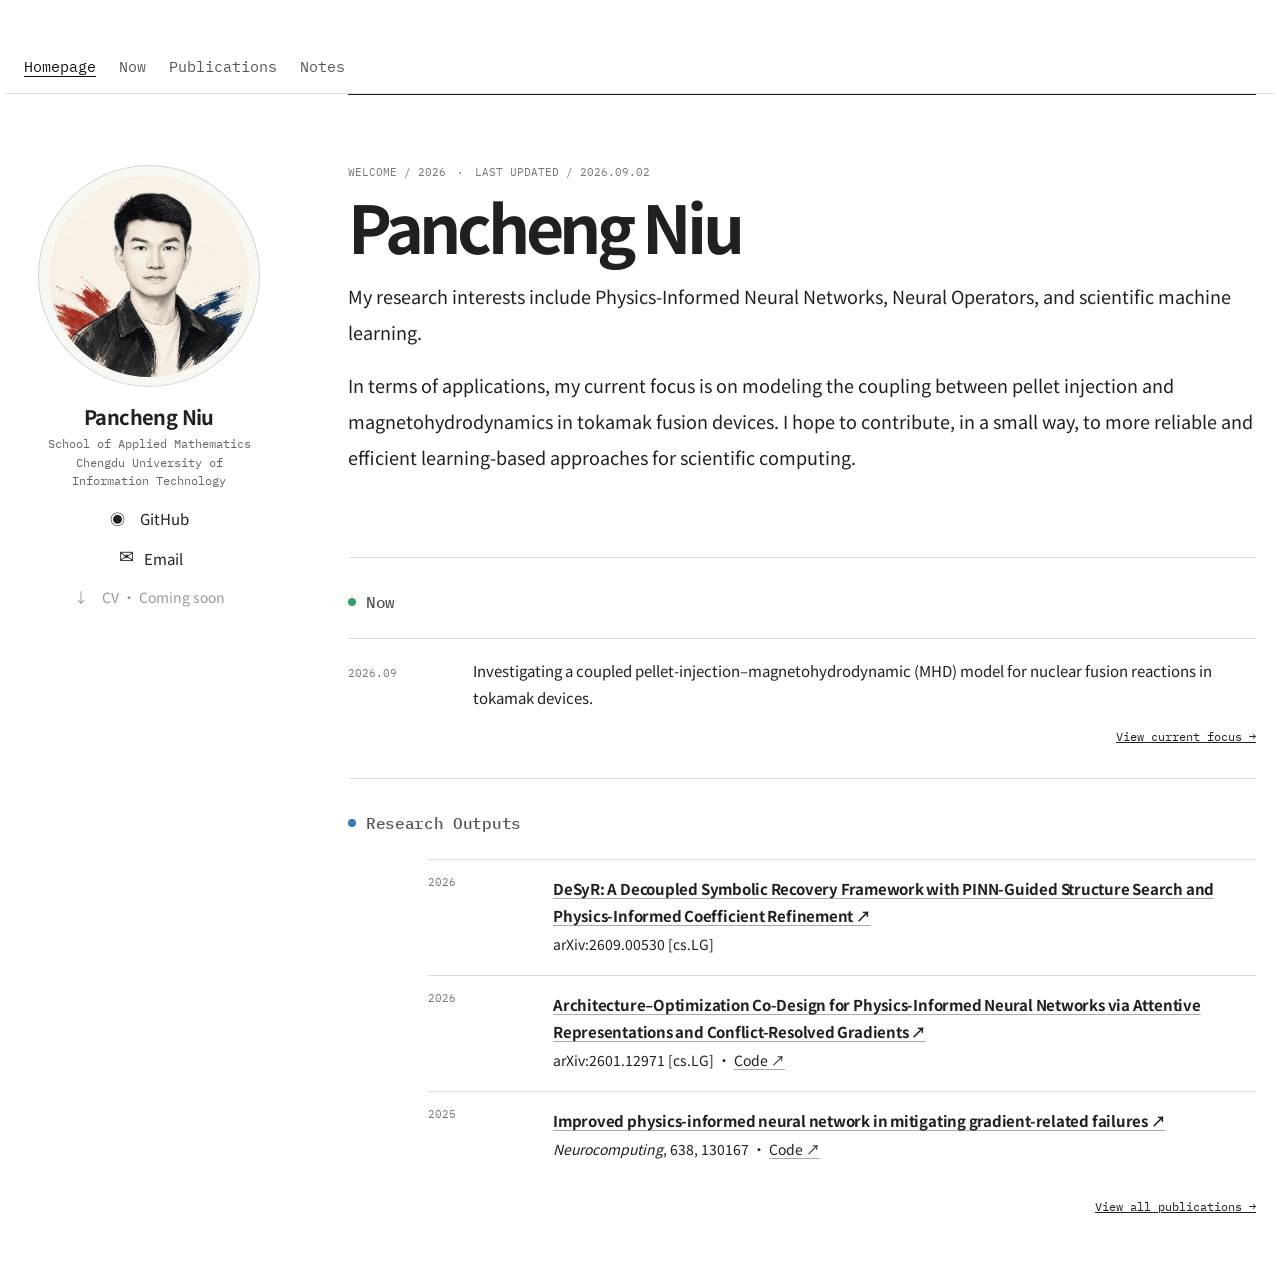
<file: index.html>
<!doctype html>
<html lang="en">
<head>
  <meta charset="UTF-8">
  <meta name="viewport" content="width=device-width,initial-scale=1">
  <meta name="description" content="Pancheng Niu — scientific machine learning researcher">
  <title>Pancheng Niu | Homepage</title>
  <link rel="preconnect" href="https://fonts.googleapis.com">
  <link rel="preconnect" href="https://fonts.gstatic.com" crossorigin>
  <link href="https://fonts.googleapis.com/css2?family=IBM+Plex+Mono:wght@400;500&family=Noto+Sans+SC:wght@400;500;600;700&display=swap" rel="stylesheet">
  <link rel="stylesheet" href="layouts.css">
  <link rel="stylesheet" href="academic-color.css">
</head>
<body class="academic">
  <main>
    <header>
      <a href="index.html">Pancheng Niu</a>
      <nav>
        <a class="active" href="index.html">Homepage</a>
        <a href="now.html">Now</a>
        <a href="projects.html">Publications</a>
        <a href="notes.html">Notes</a>
      </nav>
    </header>
    <section class="home-intro">
      <aside>
        <div class="home-avatar"></div>
        <div class="profile-links">
          <a href="https://github.com/PanChengN" target="_blank" rel="noopener noreferrer">◉　GitHub</a>
          <a href="mailto:niupancheng@163.com">✉　Email</a>
          <span class="cv-placeholder">↓　CV · Coming soon</span>
        </div>
      </aside>
      <div>
        <p class="kicker">WELCOME / 2026　·　LAST UPDATED / 2026.09.02</p>
        <h1>Pancheng Niu</h1>
        <p class="profile-role">School of Applied Mathematics · Chengdu University of Information Technology</p>
        <p class="home-copy">My research interests include Physics-Informed Neural Networks, Neural Operators, and scientific machine learning.</p>
        <p class="home-copy">In terms of applications, my current focus is on modeling the coupling between pellet injection and magnetohydrodynamics in tokamak fusion devices. I hope to contribute, in a small way, to more reliable and efficient learning-based approaches for scientific computing.</p>
      </div>
    </section>
    <section class="home-section">
      <h2>Research Outputs</h2>
      <article>
        <time>2026</time>
        <div>
          <b><a href="https://arxiv.org/abs/2609.00530" target="_blank" rel="noopener noreferrer">DeSyR: A Decoupled Symbolic Recovery Framework with PINN-Guided Structure Search and Physics-Informed Coefficient Refinement ↗</a></b>
          <p>arXiv:2609.00530 [cs.LG]</p>
        </div>
      </article>
      <article>
        <time>2026</time>
        <div>
          <b><a href="https://arxiv.org/abs/2601.12971" target="_blank" rel="noopener noreferrer">Architecture–Optimization Co-Design for Physics-Informed Neural Networks via Attentive Representations and Conflict-Resolved Gradients ↗</a></b>
          <p>arXiv:2601.12971 [cs.LG] · <a href="https://github.com/PanChengN/ACR-PINN" target="_blank" rel="noopener noreferrer">Code ↗</a></p>
        </div>
      </article>
      <article>
        <time>2025</time>
        <div>
          <b><a href="https://doi.org/10.1016/j.neucom.2025.130167" target="_blank" rel="noopener noreferrer">Improved physics-informed neural network in mitigating gradient-related failures ↗</a></b>
          <p><em>Neurocomputing</em>, 638, 130167 · <a href="https://github.com/PanChengN/I-PINN" target="_blank" rel="noopener noreferrer">Code ↗</a></p>
        </div>
      </article>
      <a class="home-more" href="projects.html">View all publications →</a>
    </section>
  </main>
  <script src="language.js"></script>
</body>
</html>
</file>
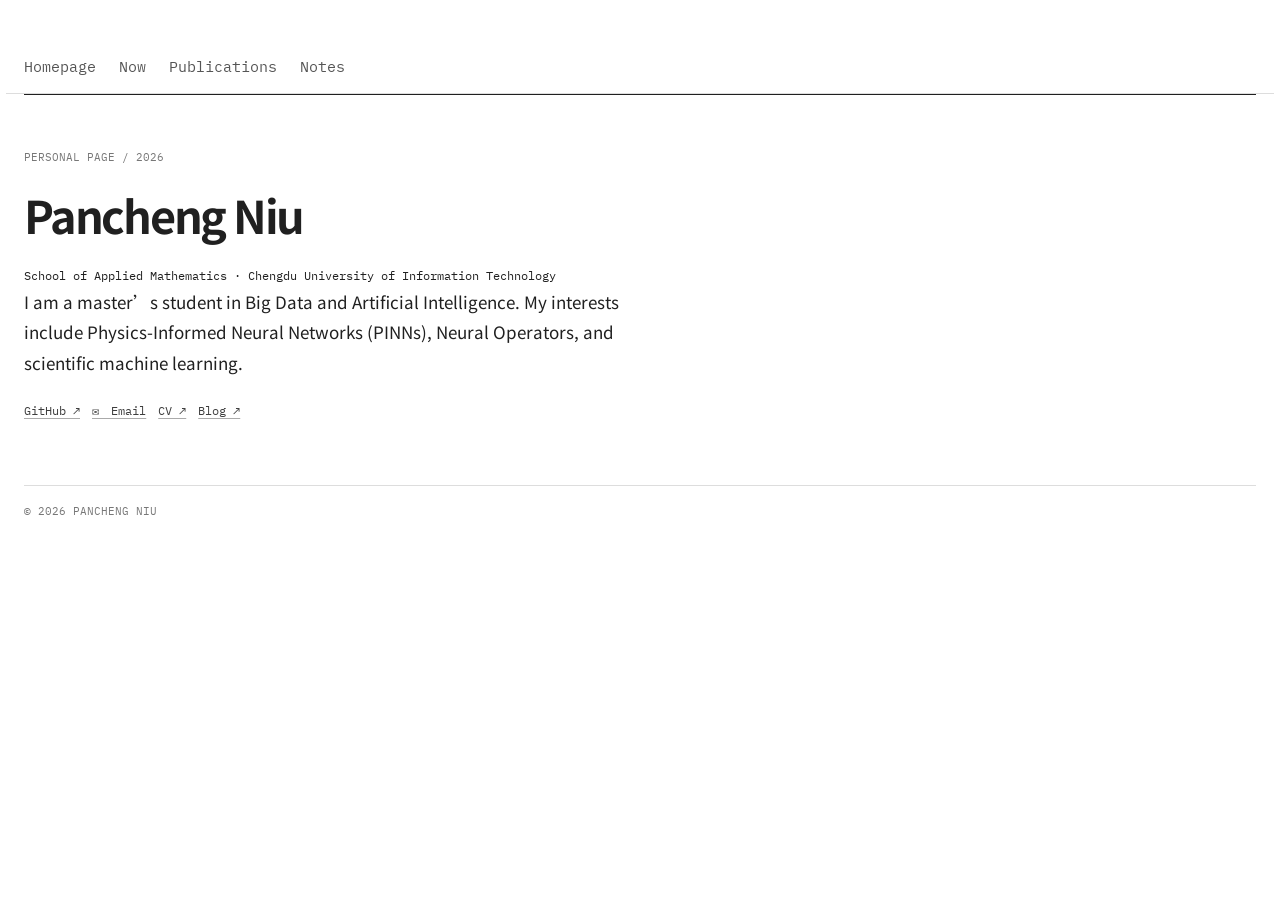
<file: 01-academic.html>
<!doctype html><html lang="zh-CN"><head><meta charset="UTF-8"><meta name="viewport" content="width=device-width,initial-scale=1"><meta name="description" content="Pancheng Niu 的个人主页"><title>Pancheng Niu</title><link rel="preconnect" href="https://fonts.googleapis.com"><link rel="preconnect" href="https://fonts.gstatic.com" crossorigin><link href="https://fonts.googleapis.com/css2?family=IBM+Plex+Mono:wght@400;500&family=Noto+Sans+SC:wght@400;500;600;700&display=swap" rel="stylesheet"><link rel="stylesheet" href="layouts.css"><link rel="stylesheet" href="academic-color.css"></head><body class="academic"><main><header><a href="01-academic.html">Pancheng Niu</a><nav><a href="about.html">关于</a><a href="now.html">此刻</a><a href="projects.html">项目</a><a href="notes.html">笔记</a><a href="experience.html">经历</a><a href="contact.html">联系</a></nav></header><section class="hero"><p class="kicker">PERSONAL PAGE / 2026</p><h1>Pancheng Niu</h1><p class="role">Master’s Student · Chengdu University of Information Technology</p><p>我是一名大数据与人工智能方向的硕士研究生，研究兴趣包括物理信息神经网络（PINNs）、神经算子，以及科学机器学习。</p><div class="links"><a href="#">GitHub ↗</a>　<a href="mailto:hello@example.com">Email ↗</a>　<a href="#">CV ↗</a>　<a href="#">Blog ↗</a></div></section><footer>© 2026 PANCHENG NIU</footer></main></body></html>
<script src="language.js"></script>
</file>
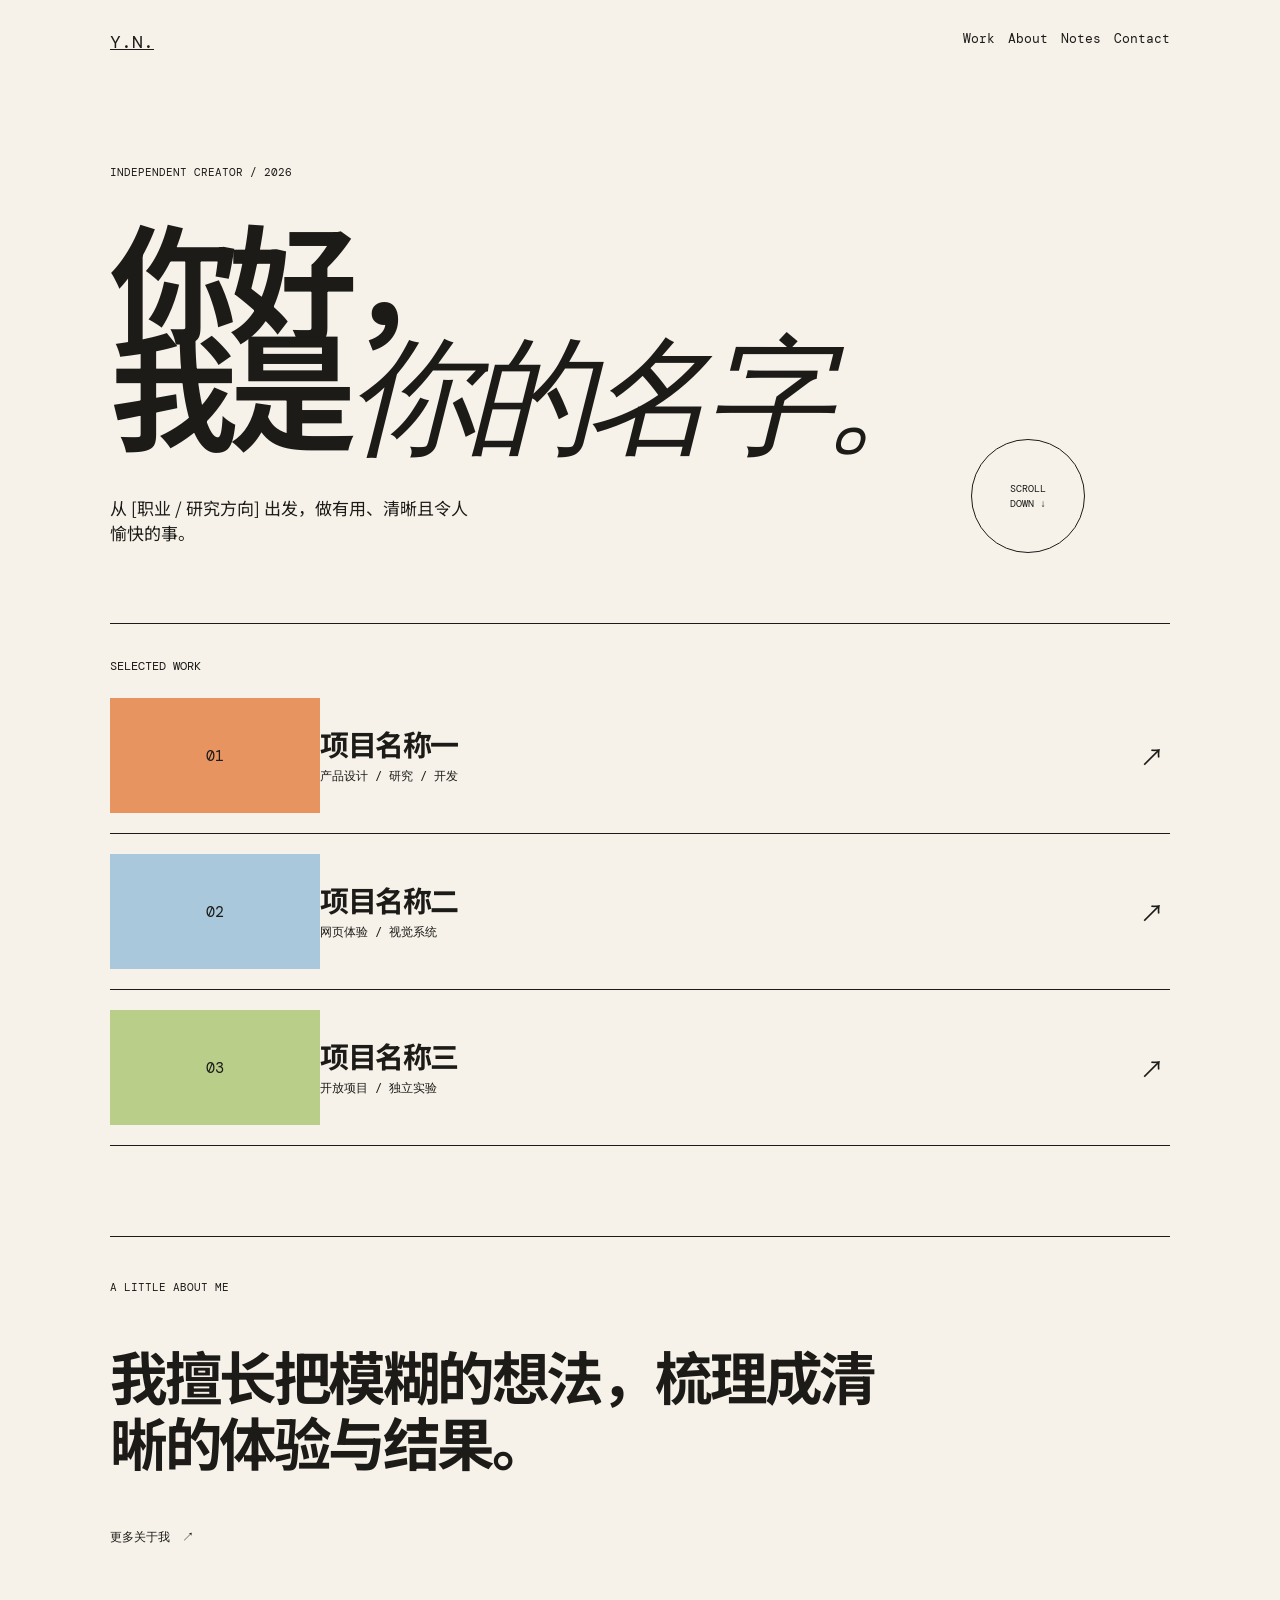
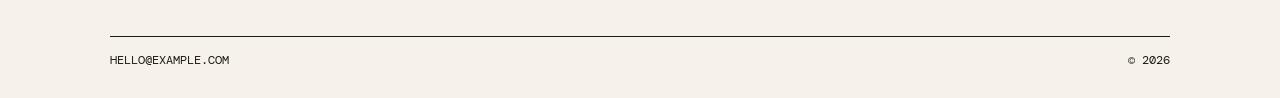
<file: 02-editorial.html>
<!doctype html><html lang="zh-CN"><head><meta charset="UTF-8"><meta name="viewport" content="width=device-width,initial-scale=1"><title>Layout 02 — Editorial</title><link rel="preconnect" href="https://fonts.googleapis.com"><link rel="preconnect" href="https://fonts.gstatic.com" crossorigin><link href="https://fonts.googleapis.com/css2?family=DM+Mono:wght@400;500&family=DM+Serif+Display:ital@0;1&family=Noto+Sans+SC:wght@400;500;600;700&display=swap" rel="stylesheet"><link rel="stylesheet" href="layouts.css"></head><body class="editorial"><main><header><a href="index.html">Y.N.</a><nav>Work　About　Notes　Contact</nav></header><section class="ed-hero"><p>INDEPENDENT CREATOR / 2026</p><h1>你好，<br>我是<em>你的名字。</em></h1><div class="circle">SCROLL<br>DOWN ↓</div><p class="intro">从 [职业 / 研究方向] 出发，做有用、清晰且令人愉快的事。</p></section><section class="ed-work"><p class="label">SELECTED WORK</p><article><div class="block orange">01</div><div><h2>项目名称一</h2><p>产品设计 / 研究 / 开发</p></div><b>↗</b></article><article><div class="block blue">02</div><div><h2>项目名称二</h2><p>网页体验 / 视觉系统</p></div><b>↗</b></article><article><div class="block green">03</div><div><h2>项目名称三</h2><p>开放项目 / 独立实验</p></div><b>↗</b></article></section><section class="ed-about"><p class="label">A LITTLE ABOUT ME</p><h2>我擅长把模糊的想法，梳理成清晰的体验与结果。</h2><a>更多关于我　↗</a></section><footer>HELLO@EXAMPLE.COM <span>© 2026</span></footer></main></body></html>
</file>
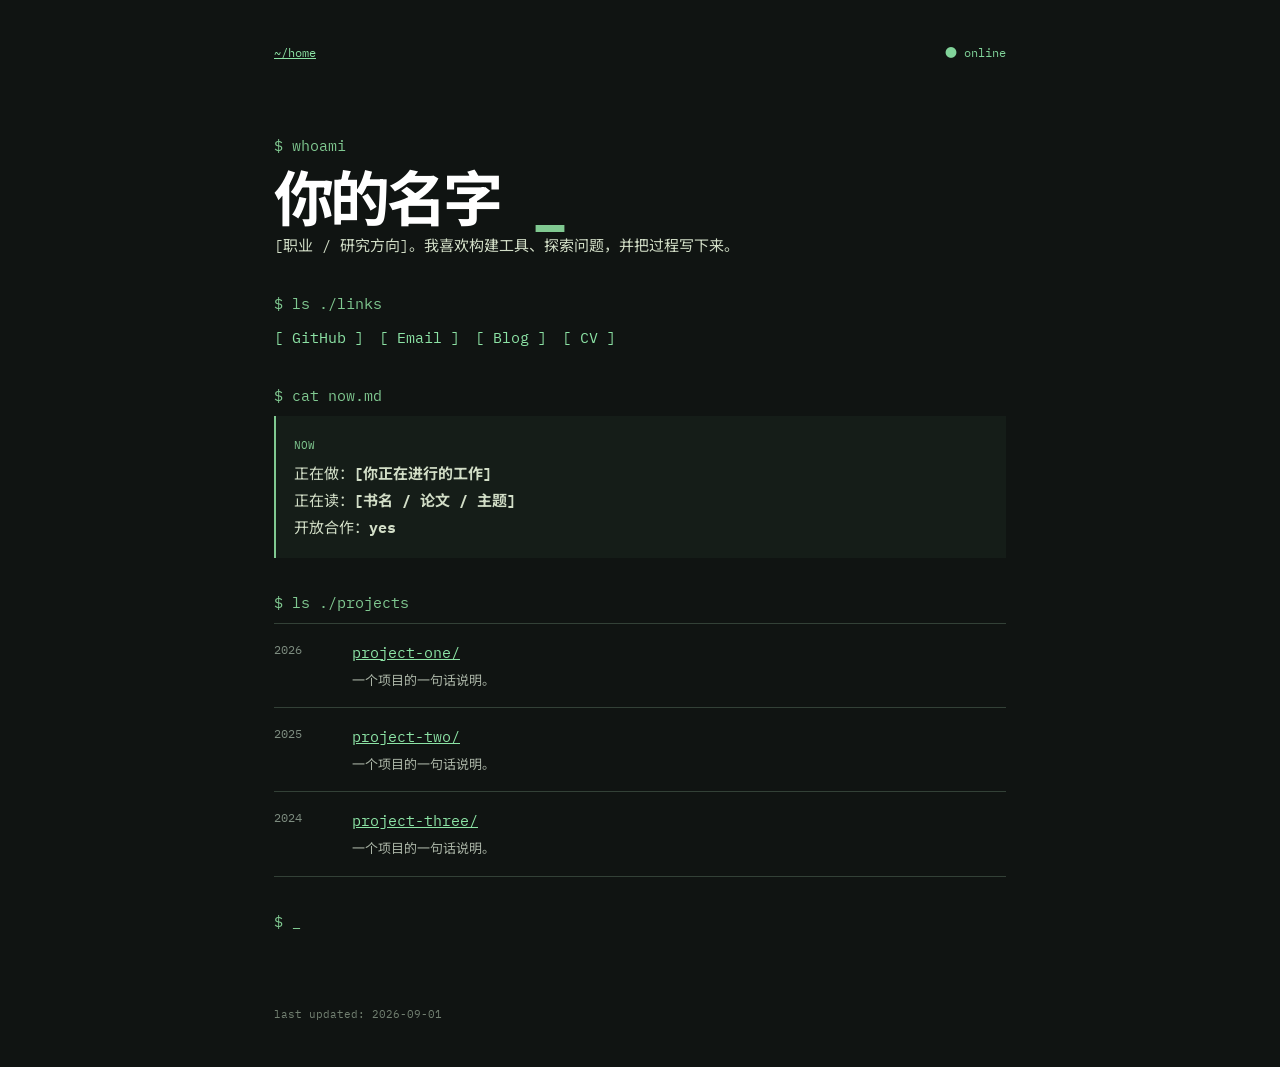
<file: 03-terminal.html>
<!doctype html><html lang="zh-CN"><head><meta charset="UTF-8"><meta name="viewport" content="width=device-width,initial-scale=1"><title>Layout 03 — Terminal</title><link rel="preconnect" href="https://fonts.googleapis.com"><link rel="preconnect" href="https://fonts.gstatic.com" crossorigin><link href="https://fonts.googleapis.com/css2?family=IBM+Plex+Mono:wght@400;500&family=Noto+Sans+SC:wght@400;500;600&display=swap" rel="stylesheet"><link rel="stylesheet" href="layouts.css"></head><body class="terminal"><main><header><a href="index.html">~/home</a><span>● online</span></header><p class="command">$ whoami</p><h1>你的名字 <i>_</i></h1><p class="output">[职业 / 研究方向]。我喜欢构建工具、探索问题，并把过程写下来。</p><p class="command">$ ls ./links</p><p class="output links">[ GitHub ]　[ Email ]　[ Blog ]　[ CV ]</p><p class="command">$ cat now.md</p><section class="now"><span>NOW</span><p>正在做：<b>[你正在进行的工作]</b><br>正在读：<b>[书名 / 论文 / 主题]</b><br>开放合作：<b>yes</b></p></section><p class="command">$ ls ./projects</p><section class="terminal-list"><article><span>2026</span><a href="#">project-one/</a><p>一个项目的一句话说明。</p></article><article><span>2025</span><a href="#">project-two/</a><p>一个项目的一句话说明。</p></article><article><span>2024</span><a href="#">project-three/</a><p>一个项目的一句话说明。</p></article></section><p class="command blink">$ <i>_</i></p><footer>last updated: 2026-09-01</footer></main></body></html>
</file>
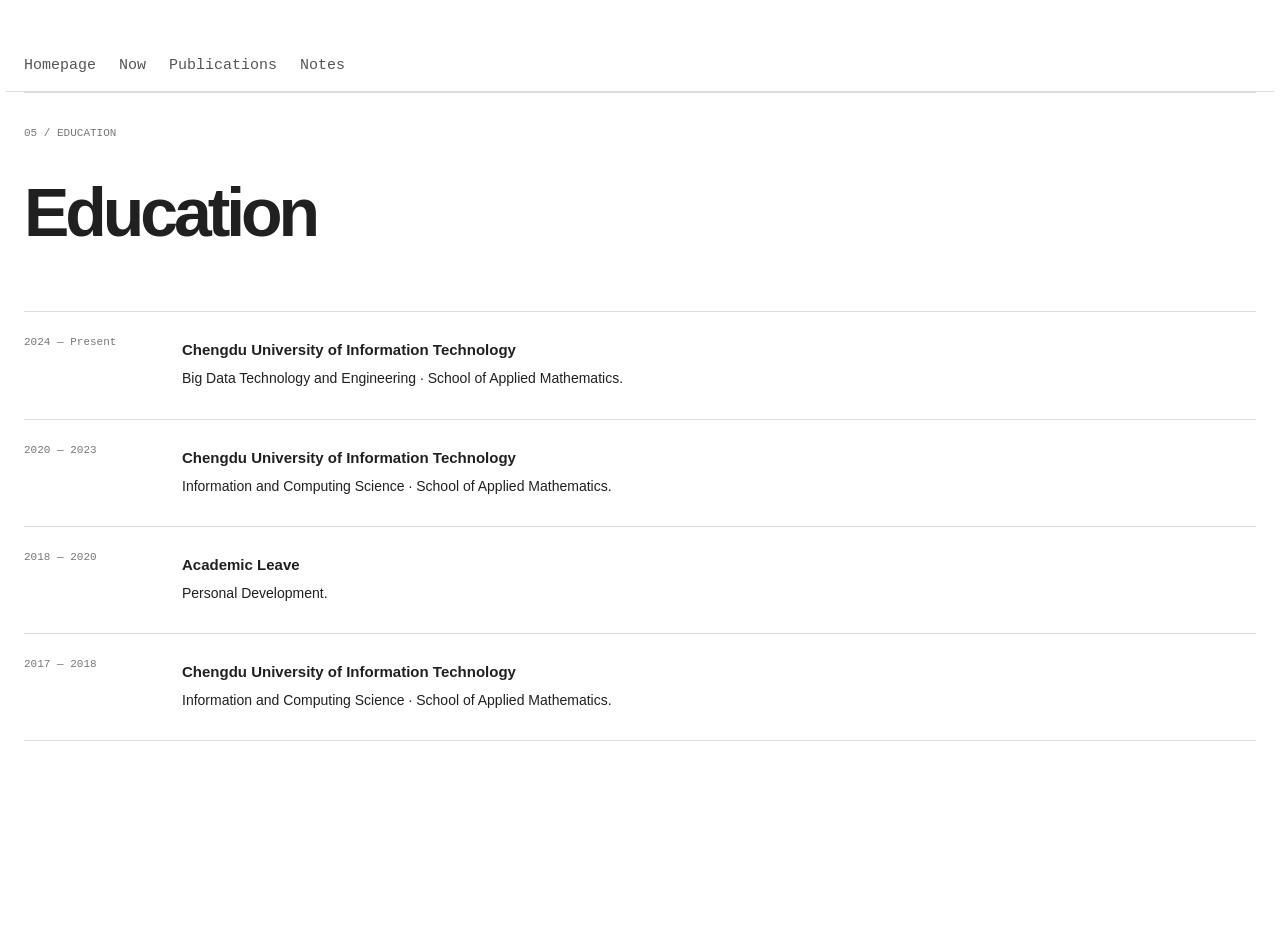
<file: experience.html>
<!doctype html>
<html lang="en">
<head>
  <meta charset="UTF-8">
  <meta name="viewport" content="width=device-width,initial-scale=1">
  <title>Education · Pancheng Niu</title>
  <link rel="stylesheet" href="layouts.css">
  <link rel="stylesheet" href="academic-color.css">
</head>
<body class="academic">
  <main>
    <header>
      <a href="index.html">Pancheng Niu</a>
      <nav>
        <a href="index.html">Homepage</a>
        <a href="now.html">Now</a>
        <a href="projects.html">Publications</a>
        <a href="notes.html">Notes</a>
      </nav>
    </header>
    <section class="page-section">
      <p class="kicker">05 / EDUCATION</p>
      <h1>Education</h1>
      <article><time>2024 — Present</time><div><b>Chengdu University of Information Technology</b><p>Big Data Technology and Engineering · School of Applied Mathematics.</p></div></article>
      <article><time>2020 — 2023</time><div><b>Chengdu University of Information Technology</b><p>Information and Computing Science · School of Applied Mathematics.</p></div></article>
      <article><time>2018 — 2020</time><div><b>Academic Leave</b><p>Personal Development.</p></div></article>
      <article><time>2017 — 2018</time><div><b>Chengdu University of Information Technology</b><p>Information and Computing Science · School of Applied Mathematics.</p></div></article>
    </section>
  </main>
  <script src="language.js"></script>
</body>
</html>
</file>
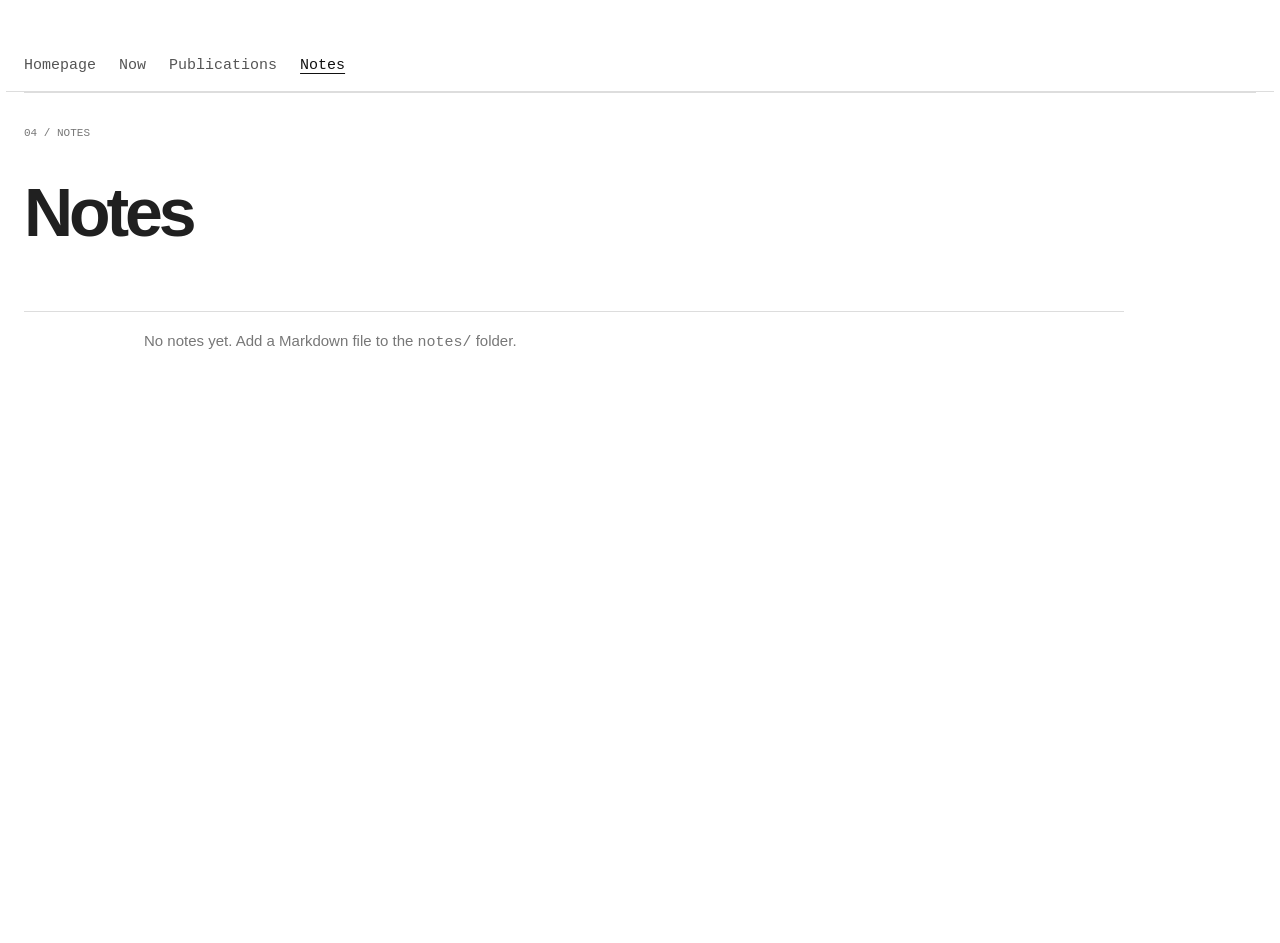
<file: notes.html>
<!doctype html><html lang="en"><head><meta charset="UTF-8"><meta name="viewport" content="width=device-width,initial-scale=1"><title>Notes · Pancheng Niu</title><link rel="stylesheet" href="layouts.css"><link rel="stylesheet" href="academic-color.css"></head><body class="academic"><main><header><a href="index.html">Pancheng Niu</a><nav><a href="index.html">Homepage</a><a href="now.html">Now</a><a href="projects.html">Publications</a><a class="active" href="notes.html">Notes</a></nav></header><section class="page-section notes-index"><p class="kicker">04 / NOTES</p><h1>Notes</h1><div class="notes-list"><p class="note-empty">No notes yet. Add a Markdown file to the <code>notes/</code> folder.</p></div></section></main><script src="language.js"></script></body></html>
</file>
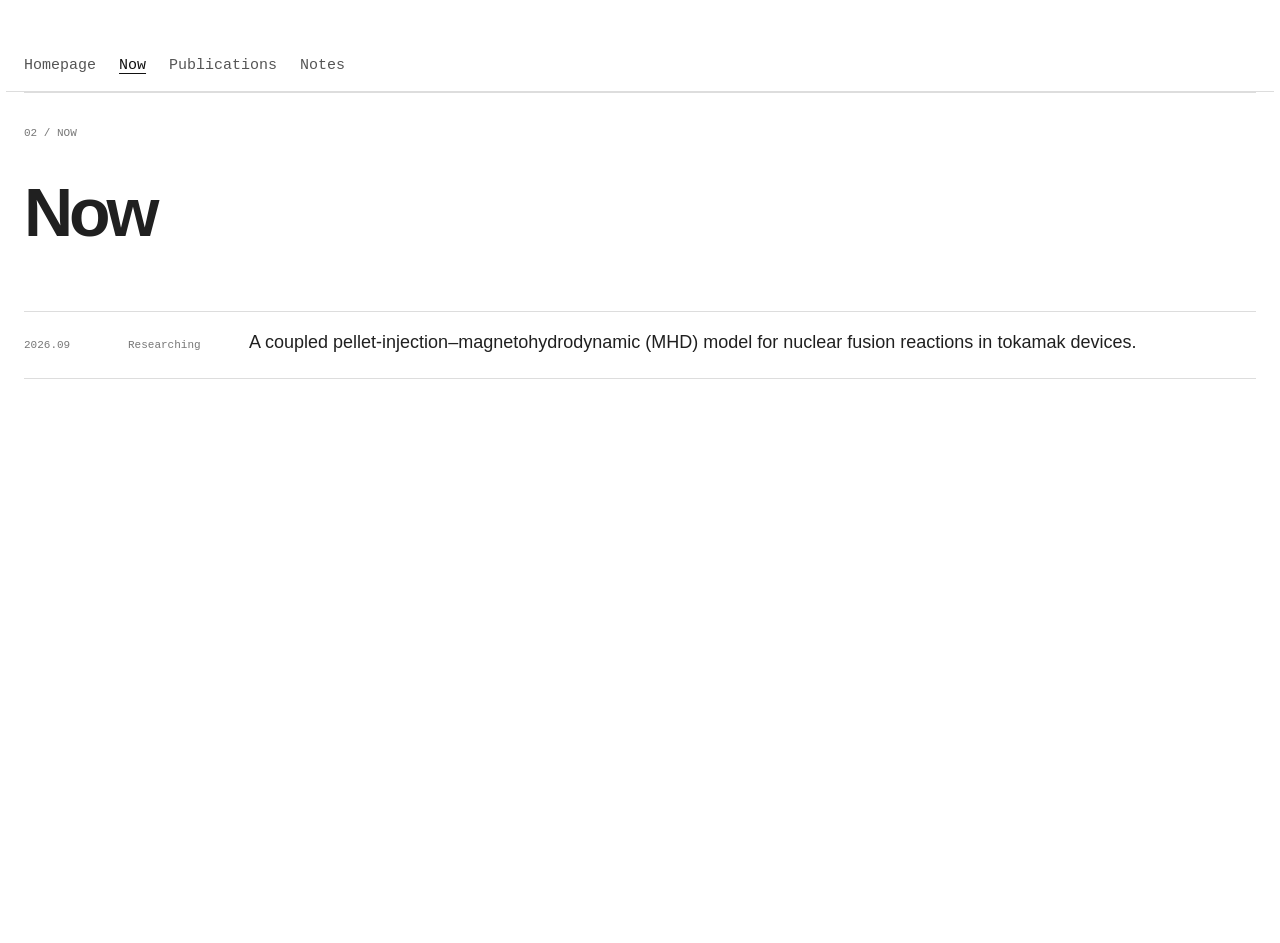
<file: now.html>
<!doctype html>
<html lang="en">
<head>
  <meta charset="UTF-8">
  <meta name="viewport" content="width=device-width,initial-scale=1">
  <meta name="description" content="Current research focus of Pancheng Niu">
  <title>Now · Pancheng Niu</title>
  <link rel="stylesheet" href="layouts.css">
  <link rel="stylesheet" href="academic-color.css">
</head>
<body class="academic">
  <main>
    <header>
      <a href="index.html">Pancheng Niu</a>
      <nav>
        <a href="index.html">Homepage</a>
        <a class="active" href="now.html">Now</a>
        <a href="projects.html">Publications</a>
        <a href="notes.html">Notes</a>
      </nav>
    </header>
    <section class="page-section">
      <p class="kicker">02 / NOW</p>
      <h1>Now</h1>
      <div class="now-grid">
        <p><time class="now-date">2026.09</time><span>Researching</span><span class="now-text">A coupled pellet-injection–magnetohydrodynamic (MHD) model for nuclear fusion reactions in tokamak devices.</span></p>
      </div>
    </section>
  </main>
  <script src="language.js"></script>
</body>
</html>
</file>
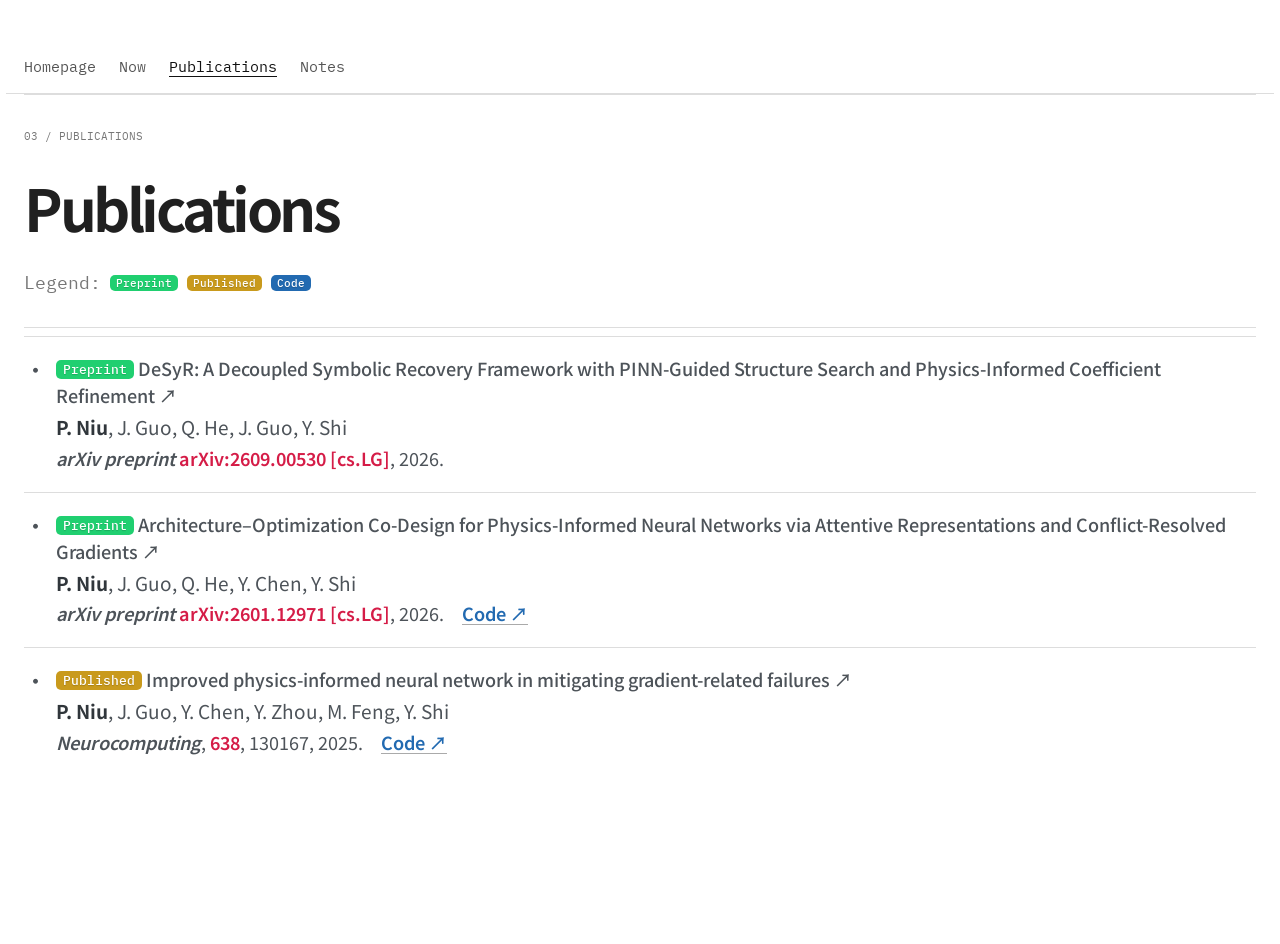
<file: projects.html>
<!doctype html>
<html lang="en">
<head>
  <meta charset="UTF-8">
  <meta name="viewport" content="width=device-width,initial-scale=1">
  <title>Publications · Pancheng Niu</title>
  <link rel="preconnect" href="https://fonts.googleapis.com">
  <link rel="preconnect" href="https://fonts.gstatic.com" crossorigin>
  <link href="https://fonts.googleapis.com/css2?family=IBM+Plex+Mono:wght@400;500&family=Noto+Sans+SC:wght@400;500;600;700&display=swap" rel="stylesheet">
  <link rel="stylesheet" href="layouts.css">
  <link rel="stylesheet" href="academic-color.css">
</head>
<body class="academic">
  <main>
    <header>
      <a href="index.html">Pancheng Niu</a>
      <nav>
        <a href="index.html">Homepage</a>
        <a href="now.html">Now</a>
        <a class="active" href="projects.html">Publications</a>
        <a href="notes.html">Notes</a>
      </nav>
    </header>
    <section class="page-section publications">
      <p class="kicker">03 / PUBLICATIONS</p>
      <h1>Publications</h1>
      <p class="pub-legend"><span>Legend:</span><b class="pub-tag green">Preprint</b><b class="pub-tag amber">Published</b><b class="pub-tag legend-code-tag">Code</b></p>
      <div class="publication-list">
        <article>
          <span class="pub-bullet">•</span>
          <div>
            <p class="pub-title"><span class="pub-tag green">Preprint</span> <a href="https://arxiv.org/abs/2609.00530" target="_blank" rel="noopener noreferrer">DeSyR: A Decoupled Symbolic Recovery Framework with PINN-Guided Structure Search and Physics-Informed Coefficient Refinement ↗</a></p>
            <p class="pub-authors"><strong>P. Niu</strong>, J. Guo, Q. He, J. Guo, Y. Shi</p>
            <p class="pub-venue"><em>arXiv preprint</em> <span>arXiv:2609.00530 [cs.LG]</span>, 2026.</p>
          </div>
        </article>
        <article>
          <span class="pub-bullet">•</span>
          <div>
            <p class="pub-title"><span class="pub-tag green">Preprint</span> <a href="https://arxiv.org/abs/2601.12971" target="_blank" rel="noopener noreferrer">Architecture–Optimization Co-Design for Physics-Informed Neural Networks via Attentive Representations and Conflict-Resolved Gradients ↗</a></p>
            <p class="pub-authors"><strong>P. Niu</strong>, J. Guo, Q. He, Y. Chen, Y. Shi</p>
            <p class="pub-venue"><em>arXiv preprint</em> <span>arXiv:2601.12971 [cs.LG]</span>, 2026.　<a class="code-link" href="https://github.com/PanChengN/ACR-PINN" target="_blank" rel="noopener noreferrer">Code ↗</a></p>
          </div>
        </article>
        <article>
          <span class="pub-bullet">•</span>
          <div>
            <p class="pub-title"><span class="pub-tag amber">Published</span> <a href="https://doi.org/10.1016/j.neucom.2025.130167" target="_blank" rel="noopener noreferrer">Improved physics-informed neural network in mitigating gradient-related failures ↗</a></p>
            <p class="pub-authors"><strong>P. Niu</strong>, J. Guo, Y. Chen, Y. Zhou, M. Feng, Y. Shi</p>
            <p class="pub-venue"><em>Neurocomputing</em>, <span>638</span>, 130167, 2025.　<a class="code-link" href="https://github.com/PanChengN/I-PINN" target="_blank" rel="noopener noreferrer">Code ↗</a></p>
          </div>
        </article>
      </div>
    </section>
  </main>
  <script src="language.js"></script>
</body>
</html>
</file>
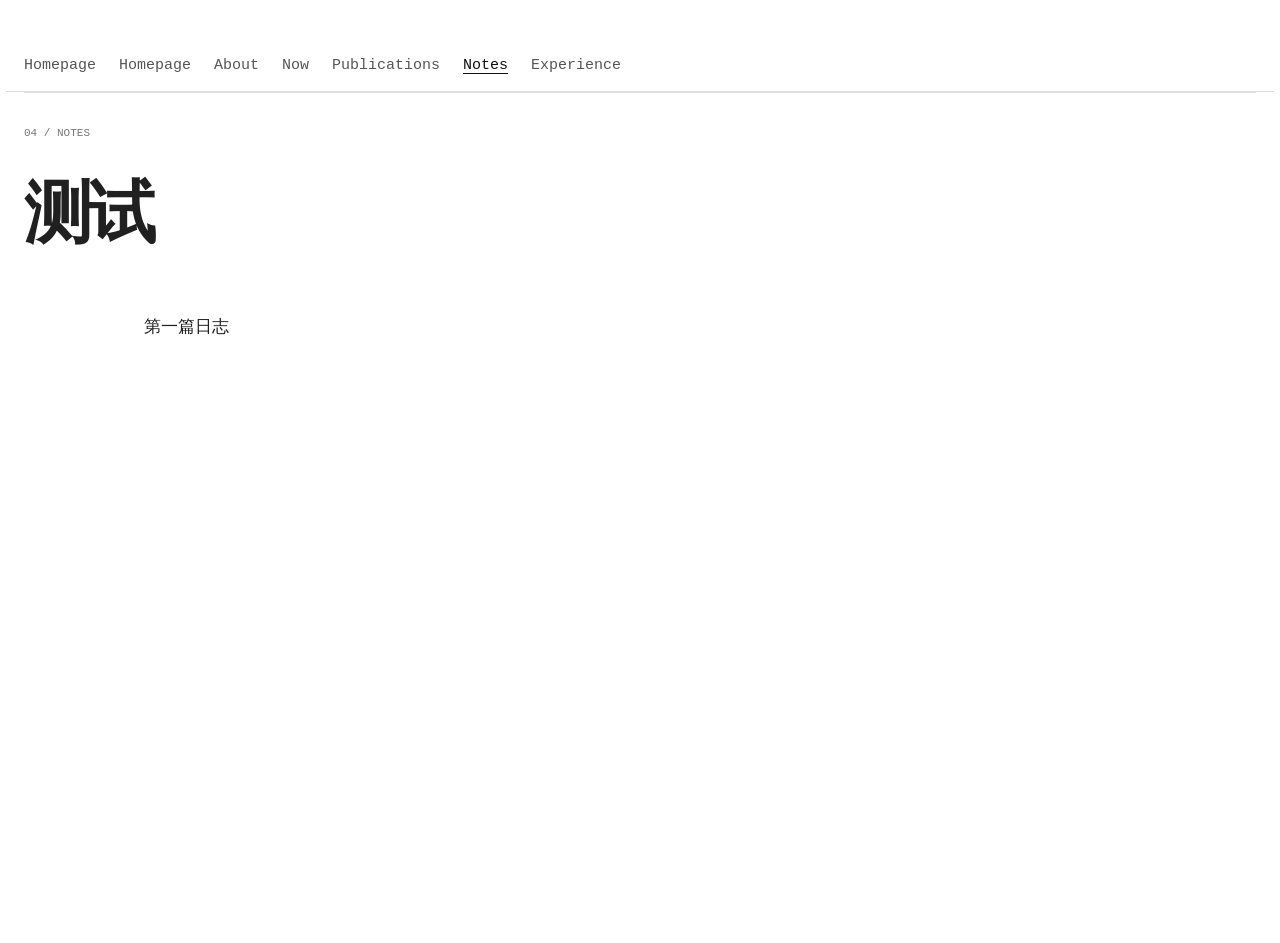
<file: notes/测试.html>
<!doctype html><html lang="en"><head><meta charset="UTF-8"><meta name="viewport" content="width=device-width,initial-scale=1"><title>测试 · Pancheng Niu</title><link rel="stylesheet" href="../layouts.css"><link rel="stylesheet" href="../academic-color.css"></head><body class="academic"><main><header><a href="../index.html">Pancheng Niu</a><nav><a href="../index.html">Homepage</a><a href="../about.html">About</a><a href="../now.html">Now</a><a href="../projects.html">Publications</a><a class="active" href="../notes.html">Notes</a><a href="../experience.html">Experience</a></nav></header><section class="page-section note-page"><p class="kicker">04 / NOTES</p><h1>测试</h1><div class="note-content"><p>第一篇日志</p></div></section></main><script src="../language.js"></script></body></html>
</file>
<file: layouts.css>
*{box-sizing:border-box}body{margin:0}.academic{--ink:#202020;--line:#ddd;font:15px/1.8 'Noto Sans SC',sans-serif;color:var(--ink)}.academic main{max-width:800px;margin:auto;padding:40px 24px}.academic header{display:flex;justify-content:space-between;padding-bottom:40px;font:12px 'IBM Plex Mono',monospace}.academic a{color:inherit}.academic .hero{border-top:1px solid;padding:55px 0 65px}.academic .kicker,.academic h2,.academic time,.academic footer{font:11px 'IBM Plex Mono',monospace;color:#747474}.academic h1{font-size:45px;letter-spacing:-.05em;margin:10px 0}.academic .role{font-family:'IBM Plex Mono',monospace;font-size:12px}.academic .hero>p:not(.kicker):not(.role){max-width:600px;font-size:17px}.academic .links{font:12px 'IBM Plex Mono',monospace;margin-top:25px;color:#176c48}.academic section:not(.hero){border-top:1px solid var(--line);padding:34px 0}.academic h2{font-weight:400;margin:0 0 20px}.academic section>p{max-width:680px;margin:0}.academic article{display:grid;grid-template-columns:80px 1fr;border-top:1px solid var(--line);padding:15px 0}.academic article:last-child{border-bottom:1px solid var(--line)}.academic article p{font-size:14px;margin:3px 0}.academic .note{border-top:1px solid var(--line);padding:13px 0;font:13px 'IBM Plex Mono',monospace}.academic footer{border-top:1px solid var(--line);padding-top:18px}.editorial{background:#f6f2e9;color:#1c1b18;font-family:'Noto Sans SC',sans-serif}.editorial main{max-width:1120px;margin:auto;padding:30px}.editorial header{display:flex;justify-content:space-between;font:13px 'DM Mono',monospace}.editorial header a{font-size:18px}.editorial a{color:inherit}.ed-hero{min-height:570px;position:relative;padding-top:100px;border-bottom:1px solid}.ed-hero>p:first-child,.label{font:11px 'DM Mono',monospace}.ed-hero h1{font-size:clamp(66px,10vw,140px);line-height:.84;letter-spacing:-.07em;margin:45px 0}.ed-hero h1 em{font-family:'DM Serif Display','Noto Serif SC',serif;font-weight:400}.ed-hero .intro{font-size:17px;max-width:360px}.circle{position:absolute;right:8%;bottom:70px;width:114px;height:114px;border:1px solid;border-radius:50%;display:grid;place-content:center;text-align:center;font:10px/1.5 'DM Mono',monospace}.ed-work{padding:30px 0 90px}.ed-work article{display:grid;grid-template-columns:210px 1fr 30px;align-items:center;border-bottom:1px solid;padding:20px 0}.block{height:115px;display:grid;place-content:center;font:15px 'DM Mono',monospace}.orange{background:#e89460}.blue{background:#a9c8db}.green{background:#b8ce89}.ed-work h2{font-size:29px;margin:0;letter-spacing:-.05em}.ed-work p{margin:4px 0;font:12px 'DM Mono',monospace}.ed-work b{font-size:24px;font-weight:400}.ed-about{border-top:1px solid;padding:32px 0 90px}.ed-about h2{max-width:770px;font-size:clamp(30px,4.5vw,59px);letter-spacing:-.06em;line-height:1.15}.ed-about a{font:12px 'DM Mono',monospace}.editorial footer{border-top:1px solid;padding-top:15px;font:12px 'DM Mono',monospace}.editorial footer span{float:right}.terminal{background:#101412;color:#d2dec7;font:15px/1.8 'IBM Plex Mono','Noto Sans SC',monospace}.terminal main{max-width:780px;margin:auto;padding:42px 24px}.terminal header{display:flex;justify-content:space-between;color:#81d49a;font-size:12px;margin-bottom:68px}.terminal header a,.terminal a{color:#8ce3a5}.command{color:#80c991;margin:31px 0 7px}.terminal h1{font-size:clamp(35px,7vw,60px);line-height:1.1;margin:0;color:#fff;letter-spacing:-.06em}.terminal i{font-style:normal;color:#80c991}.output{margin:0;max-width:620px}.terminal .links{color:#8ce3a5}.now{border-left:2px solid #80c991;background:#151d18;padding:14px 18px}.now span{color:#80c991;font-size:11px}.now p{margin:3px 0}.terminal-list{border-top:1px solid #334137}.terminal-list article{display:grid;grid-template-columns:78px 1fr;border-bottom:1px solid #334137;padding:15px 0}.terminal-list span{color:#7e8d80;font-size:12px}.terminal-list p{grid-column:2;margin:3px 0 0;color:#aab4a6;font-size:13px}.blink i{animation:blink 1s step-end infinite}@keyframes blink{50%{opacity:0}}.terminal footer{color:#728071;font-size:11px;margin-top:70px}@media(max-width:620px){.academic main,.editorial main,.terminal main{padding-left:18px;padding-right:18px}.academic header nav{display:none}.ed-hero{min-height:480px;padding-top:60px}.ed-hero h1{margin:35px 0}.circle{right:3%;bottom:40px;width:85px;height:85px;font-size:8px}.ed-work article{grid-template-columns:100px 1fr 25px}.block{height:75px}.ed-work h2{font-size:20px}.terminal header{margin-bottom:45px}.terminal-list article{grid-template-columns:55px 1fr}}
</file>
<file: academic-color.css>
/* Final minimal monochrome theme. */
.academic{min-height:100vh;background:#fff;color:#202020}
.academic{opacity:1;transition:opacity .18s ease}
.academic.language-loading{opacity:0}
.academic .hero{background:transparent;border-top:1px solid #202020;padding-left:0;padding-right:0}
.academic .hero:after{display:none}
.academic .links{color:#3d3d3d}
.academic article{padding-left:0;padding-right:0;background:transparent!important}
.academic .kicker,.academic h2,.academic time,.academic footer{color:#777}
.academic section:not(.hero),.academic article,.academic .note,.academic footer{border-color:#ddd}
.academic main{min-height:100vh}
.academic .page-section{min-height:calc(100vh - 90px);padding:88px 0 80px;border-top:1px solid #202020}.academic .page-section h1{font-size:clamp(42px,7vw,68px);letter-spacing:-.06em;margin:12px 0 38px}.academic .page-section>p:not(.kicker):not(.note){font-size:18px;line-height:2;max-width:680px}.academic .page-section .now-grid{max-width:680px}.academic .page-section article{max-width:680px}
.academic .profile-page{display:grid;grid-template-columns:250px minmax(0,1fr);gap:74px;min-height:calc(100vh - 90px);padding:72px 0;border-top:1px solid #202020}.academic .photo-placeholder{width:220px;aspect-ratio:1;background:linear-gradient(140deg,#eeeee9,#d7d7d0);border-radius:50%;border:9px solid #f7f7f4;box-shadow:0 0 0 1px #d5d5cf;display:grid;place-items:center;color:#777;text-align:center;font:13px/1.5 'IBM Plex Mono',monospace}.academic .profile-links{display:grid;gap:13px;margin-top:36px}.academic .profile-links a{color:#222;text-decoration:none;font-size:15px}.academic .profile-links a:hover{text-decoration:underline;text-underline-offset:4px}.academic .profile-content{max-width:630px}.academic .profile-content h1{font-size:clamp(42px,7vw,70px);letter-spacing:-.065em;line-height:1;margin:12px 0 20px}.academic .profile-role{font:13px 'IBM Plex Mono',monospace;color:#666;margin:0 0 35px}.academic .profile-content>p:not(.kicker):not(.profile-role){font-size:18px;line-height:2;margin:0 0 18px}.academic .profile-meta{border-top:1px solid #ddd;margin-top:42px;padding-top:16px;display:grid;grid-template-columns:repeat(3,1fr);gap:14px}.academic .profile-meta span{font:11px 'IBM Plex Mono',monospace;color:#777}.academic .profile-meta p{font-size:14px;margin:4px 0 0}
.academic header{position:sticky;top:0;z-index:10;margin:0 -18px;padding:17px 18px;background:rgba(255,255,255,.94);border-bottom:1px solid #ddd;backdrop-filter:blur(8px)}
.academic header>a{display:none}.academic header{justify-content:flex-start}
.academic header nav{display:flex;gap:18px}.academic header nav a{font:12px 'IBM Plex Mono',monospace;color:#555;text-decoration:none}.academic header nav a:hover{color:#111;text-decoration:underline;text-underline-offset:4px}
.academic header nav a.active{color:#111;text-decoration:underline;text-underline-offset:4px}
.academic .lang-toggle{border:0;border-left:1px solid #ddd;margin-left:3px;padding:0 0 0 13px;background:transparent;color:#555;font:12px 'IBM Plex Mono',monospace;cursor:pointer}.academic .lang-toggle:hover{color:#111}
.academic header a,.academic .links a,.academic article a,.academic .note a,.academic #contact a,.academic footer a{color:inherit;text-decoration-color:#aaa;text-underline-offset:3px}
.academic .now-grid{display:grid;grid-template-columns:repeat(3,1fr);gap:16px;border-top:1px solid #ddd;border-bottom:1px solid #ddd;padding:15px 0}.academic .now-grid p{margin:0;font-size:14px}.academic .now-grid span{display:block;color:#777;font:11px 'IBM Plex Mono',monospace;margin-bottom:5px}
@media(max-width:620px){.academic header{margin:0 -18px;padding:14px 18px}.academic header nav{display:flex;gap:12px;overflow-x:auto;white-space:nowrap}.academic header nav a{font-size:10px}.academic .now-grid{grid-template-columns:1fr;gap:14px}.academic .profile-page{grid-template-columns:1fr;gap:42px;padding:48px 0}.academic .photo-placeholder{width:175px}.academic .profile-links{margin-top:24px}.academic .profile-content>p:not(.kicker):not(.profile-role){font-size:16px}.academic .profile-meta{grid-template-columns:1fr;gap:14px}}
.academic .profile-side{display:flex;flex-direction:column;align-items:center}.academic .photo-placeholder{background:#efede6 url('assets/pancheng-niu-avatar-v2.png') center/cover no-repeat}.academic .photo-placeholder span{display:none}.academic .profile-links{width:220px;margin-top:8px}.academic .profile-links a{display:flex;justify-content:center}
.academic .profile-links .cv-placeholder{display:flex;justify-content:center;color:#999;font-size:14px}
.academic .profile-links .email-icon{display:inline-grid;place-items:center;width:21px;height:21px;font-size:18px;line-height:1;margin-right:7px}
.academic main{max-width:1400px}
.academic .page-section>p:not(.kicker):not(.note),.academic .page-section .now-grid,.academic .page-section article{max-width:1100px}.academic .profile-content{max-width:900px}
.academic #projects .page-section article,.academic .page-section article{max-width:1280px}
.academic .home-intro{display:grid;grid-template-columns:250px minmax(0,1fr);gap:74px;padding:70px 0 65px;border-top:1px solid #202020}.academic .home-avatar{width:220px;aspect-ratio:1;border-radius:50%;border:9px solid #f7f7f4;box-shadow:0 0 0 1px #d5d5cf;background:#efede6 url('assets/pancheng-niu-avatar-v2.png') center/cover no-repeat}.academic .home-intro aside{display:flex;flex-direction:column;align-items:center}.academic .home-intro .profile-links{width:220px;margin-top:14px}.academic .home-intro .profile-links a{display:flex;justify-content:center}.academic .home-intro h1{font-size:clamp(44px,6vw,78px);line-height:1;letter-spacing:-.065em;margin:12px 0 20px}.academic .home-copy{max-width:900px;font-size:18px;line-height:2;margin:0 0 17px}.academic .home-section{padding:37px 0 46px;border-top:1px solid #ddd;max-width:1280px}.academic .home-section h2{font:500 11px 'IBM Plex Mono',monospace;color:#777;margin:0 0 20px}.academic .home-section article{max-width:none}.academic .home-more{display:inline-block;margin-top:18px;color:#202020;font:12px 'IBM Plex Mono',monospace}.academic .home-news p{margin:0;padding:12px 0;border-top:1px solid #ddd}.academic .home-news time{display:inline-block;width:85px}@media(max-width:620px){.academic .home-intro{grid-template-columns:1fr;gap:40px;padding:48px 0}.academic .home-intro .home-avatar{width:175px}.academic .home-copy{font-size:16px}.academic .home-section{padding:30px 0}.academic .home-news time{width:76px}}
.academic .publications{max-width:1360px}.academic .publication-list{border-top:1px solid #ddd;padding-top:8px}.academic .publication-list article{display:grid;grid-template-columns:22px minmax(0,1fr);gap:10px;max-width:none;padding:18px 0 20px;border-bottom:0}.academic .pub-bullet{font-size:23px;line-height:1.3;color:#4d5359}.academic .pub-title,.academic .pub-authors,.academic .pub-venue{margin:0}.academic .pub-title{font-size:20px;line-height:1.5;font-weight:500;color:#4d5359}.academic .pub-title a{color:inherit;text-decoration:none}.academic .pub-title a:hover,.academic .pub-venue a:hover{text-decoration:underline;text-underline-offset:4px}.academic .pub-tag{display:inline-block;border-radius:5px;padding:1px 7px;color:#fff;font:500 13px 'IBM Plex Mono',monospace;vertical-align:2px;text-shadow:0 1px 1px rgba(0,0,0,.18)}.academic .pub-tag.green{background:#20cf70}.academic .pub-tag.amber{background:#c99a1c}.academic .pub-authors{margin-top:4px;font-size:19px;line-height:1.5;color:#4d5359}.academic .pub-authors strong{font-weight:700;color:#30363b}.academic .pub-venue{margin-top:3px;font-size:18px;line-height:1.5;color:#4d5359}.academic .pub-venue em{font-weight:600}.academic .pub-venue span{color:#d51c47;font-weight:600}.academic .pub-venue a{color:#4d5359;text-underline-offset:3px}@media(max-width:620px){.academic .pub-title{font-size:17px}.academic .pub-authors,.academic .pub-venue{font-size:16px}.academic .publication-list article{grid-template-columns:14px minmax(0,1fr);gap:7px}.academic .pub-tag{font-size:11px}}
.academic .pub-venue .code-link{color:#226ab1;font-weight:600}
.academic .publications h1{font-size:clamp(42px,5.5vw,58px);margin-bottom:24px}.academic .pub-legend{margin:-4px 0 18px;gap:8px}.academic .pub-legend .pub-tag{font-size:11px;padding:1px 6px}.academic .legend-code-tag{background:#226ab1}.academic .pub-title{font-size:18px}
.academic .pub-legend{display:flex;gap:9px;align-items:center;margin:-18px 0 26px;font:12px 'IBM Plex Mono',monospace;color:#777}.academic .pub-legend b{font-weight:500}.academic .legend-preprint{color:#20a95d}.academic .legend-published{color:#a87c10}.academic .legend-code{color:#226ab1}
.academic header nav{gap:23px}.academic header nav a{font-size:15px}.academic .home-intro h1{font-size:clamp(44px,5.3vw,66px)}
.academic .home-section h2{font-size:16px;letter-spacing:-.02em;color:#555;margin-bottom:26px}
.academic .home-section h2:before{content:"";display:inline-block;width:8px;height:8px;border-radius:50%;margin:0 10px 2px 0;background:#a8adb2}
.academic .home-now-preview h2:before{background:#3e9b6b}
.academic .home-preview:not(.home-now-preview):not(.home-news) h2:before{background:#3977b8}
.academic .home-news h2:before{background:#c69b2d}
.academic .home-news>p{max-width:none}
.academic .home-now-preview>p{max-width:none;white-space:normal}
.academic .home-now-preview>p{border-top:1px solid #ddd;padding-top:18px}
@media(max-width:620px){.academic .home-now-preview>p{white-space:normal}}
.academic .home-section>article,
.academic .home-section>p,
.academic .home-section>.home-more{margin-left:120px}
.academic .home-section>.home-more{display:block;text-align:right}
.academic .home-section>article{grid-template-columns:105px minmax(0,1fr);column-gap:20px}
.academic .home-now-preview>p{display:grid;grid-template-columns:105px minmax(0,1fr);column-gap:20px;align-items:baseline}
.academic .home-now-preview>p time{display:block}
.academic .home-news>p{display:grid;grid-template-columns:105px minmax(0,1fr);column-gap:20px;align-items:baseline}
.academic .home-section>article,
.academic .home-section>p,
.academic .home-section>.home-more{margin-left:80px}
.academic .home-section>article{grid-template-columns:90px minmax(0,1fr);column-gap:18px}
.academic .home-now-preview>p,.academic .home-news>p{grid-template-columns:90px minmax(0,1fr);column-gap:18px}
.academic .home-section article b{font-size:15px;line-height:1.45;letter-spacing:-.015em}
.academic .home-section>article{grid-template-columns:105px minmax(0,1fr)!important;column-gap:20px!important}
.academic .home-now-preview>p,.academic .home-news>p{grid-template-columns:105px minmax(0,1fr)!important;column-gap:20px!important}
/* Reference-style homepage: profile rail on the left, continuous content on the right. */
body:has(.home-intro) .academic main,body.academic:has(.home-intro) main{display:grid;grid-template-columns:250px minmax(0,1fr);column-gap:74px}
body.academic:has(.home-intro) header{grid-column:1 / -1}
body.academic:has(.home-intro) .home-intro{display:contents}
body.academic:has(.home-intro) .home-intro>aside{grid-column:1;grid-row:2 / span 8;align-self:start;padding-top:70px}
body.academic:has(.home-intro) .home-intro>aside{position:sticky;top:96px}
body.academic:has(.home-intro) .home-intro>div{grid-column:2;grid-row:2}
body.academic:has(.home-intro) .home-section{grid-column:2}
body.academic:has(.home-intro) .home-section{width:100%;max-width:none}
body.academic:has(.home-intro) .home-intro>div{padding:70px 0 65px;border-top:1px solid #202020}
body.academic:has(.home-intro) .home-intro>div .kicker{margin-top:0}
body.academic:has(.home-intro) .home-intro>div .profile-role,
body.academic:has(.home-intro) .home-intro>div .home-copy{margin-left:205px;max-width:calc(100% - 205px)}
body.academic:has(.home-intro) .home-intro>div .profile-role,
body.academic:has(.home-intro) .home-intro>div .home-copy{margin-left:80px;max-width:calc(100% - 80px)}
body.academic:has(.home-intro) .home-intro>div .home-copy{text-align:left}
body.academic:has(.home-intro) .home-intro>div .profile-role,
body.academic:has(.home-intro) .home-intro>div .home-copy{margin-left:0;max-width:none}
body.academic:has(.home-intro) .home-intro>div .profile-role{margin-left:0;max-width:none}
body.academic:has(.home-intro) .home-intro>div .profile-role{display:none}
@media(max-width:620px){
  .academic .home-section>article,
  .academic .home-section>p,
  .academic .home-section>.home-more{margin-left:0}
  .academic .home-section>.home-more{text-align:left}
  .academic .home-section>article{grid-template-columns:72px minmax(0,1fr);column-gap:12px}
  .academic .home-now-preview>p,.academic .home-news>p{grid-template-columns:72px minmax(0,1fr);column-gap:12px}
}
@media(max-width:900px){
  body.academic:has(.home-intro) main{display:block}
  body.academic:has(.home-intro) .home-intro{display:grid}
  body.academic:has(.home-intro) .home-intro>aside,
  body.academic:has(.home-intro) .home-intro>div{grid-column:auto;grid-row:auto;padding-top:0}
  body.academic:has(.home-intro) .home-intro>aside{position:static}
  body.academic:has(.home-intro) .home-intro>div .profile-role,
  body.academic:has(.home-intro) .home-intro>div .home-copy{margin-left:0;max-width:900px}
}
@media (min-width:621px) and (max-width:900px){
  .academic .home-section>article,
  .academic .home-section>p,
  .academic .home-section>.home-more{margin-left:60px}
  .academic .home-section>article{grid-template-columns:82px minmax(0,1fr);column-gap:14px}
  .academic .home-now-preview>p,.academic .home-news>p{grid-template-columns:82px minmax(0,1fr);column-gap:14px}
  .academic .home-now-preview>p{white-space:normal}
}
.academic .home-sidebar-info{width:220px;margin-top:18px;text-align:center}
.academic .home-sidebar-info strong{display:block;font-size:20px;line-height:1.3;letter-spacing:-.03em}
.academic .home-sidebar-info span{display:block;margin-top:5px;color:#666;font:12px/1.55 'IBM Plex Mono',monospace}
.academic .home-preview article:nth-of-type(n+4),.academic .home-preview p:nth-of-type(n+4){display:none}
.academic .now-grid p{display:grid;grid-template-columns:88px 105px minmax(0,1fr);gap:16px;align-items:baseline;white-space:nowrap}.academic .now-grid .now-date{display:block;margin:0;color:#777;font:11px 'IBM Plex Mono',monospace}.academic .now-grid .now-text{font-size:16px;line-height:1.8}
@media(max-width:620px){.academic .now-grid p{grid-template-columns:72px 1fr;gap:5px 12px;white-space:normal}.academic .now-grid .now-text{grid-column:2}}
.academic .page-section .now-grid{max-width:none;width:100%;margin-left:0}
.academic .page-section .now-grid{display:block}
.academic .page-section .now-grid p{white-space:normal}
.academic .page-section .now-grid .now-text{font:18px/1.7 'Noto Sans SC',sans-serif;color:#202020}
.academic .notes-list{border-top:1px solid #ddd;max-width:1100px}
.academic .notes-list article{display:grid;grid-template-columns:105px minmax(0,1fr);column-gap:20px;padding:22px 0;border-bottom:1px solid #ddd}
.academic .notes-list article h2{margin:0;color:#202020;font:500 20px/1.45 'Noto Sans SC',sans-serif}
.academic .notes-list article h2 a{color:inherit;text-decoration:none}
.academic .notes-list article h2 a:hover{text-decoration:underline;text-underline-offset:4px}
.academic .notes-list article p{margin:5px 0 0;font-size:15px;color:#555}
.academic .note-content{max-width:780px;margin-left:120px;font-size:17px;line-height:1.9}
.academic .note-content h2{margin:28px 0 8px;font:600 22px/1.4 'Noto Sans SC',sans-serif;color:#202020}
.academic .note-content h3{margin:24px 0 6px;font-size:18px}
.academic .note-content pre{padding:14px 16px;overflow:auto;background:#f5f5f3;font:13px/1.6 'IBM Plex Mono',monospace}
.academic .note-content code{font-family:'IBM Plex Mono',monospace;font-size:.9em}
.academic .note-empty{margin-left:120px;color:#777}
@media(max-width:620px){.academic .notes-list article{grid-template-columns:72px minmax(0,1fr);column-gap:12px}.academic .note-content,.academic .note-empty{margin-left:0;font-size:16px}}

/* Give education entries more breathing room between the date and details. */
.academic .page-section > article:not(.publication-list article){
  grid-template-columns:130px minmax(0,1fr);
  column-gap:28px;
  padding-top:24px;
  padding-bottom:24px;
}
@media(max-width:620px){
  .academic .page-section > article:not(.publication-list article){
    grid-template-columns:92px minmax(0,1fr);
    column-gap:18px;
    padding-top:20px;
    padding-bottom:20px;
  }
}
@media(max-width:900px){
  .academic .home-section>article{grid-template-columns:82px minmax(0,1fr)!important;column-gap:14px!important}
  .academic .home-now-preview>p,.academic .home-news>p{grid-template-columns:82px minmax(0,1fr)!important;column-gap:14px!important}
}

/* Keep the homepage introduction and actions on the same right-hand rhythm as research entries. */
@media(min-width:901px){
  body.academic:has(.home-intro) .home-intro>div .home-copy{
    margin-left:0;
    max-width:none;
  }
  body.academic:has(.home-intro) .home-now-preview>p{margin-left:0;}
  body.academic:has(.home-intro) .home-now-preview>.home-more{
    margin-right:0;
  }
}
</file>
